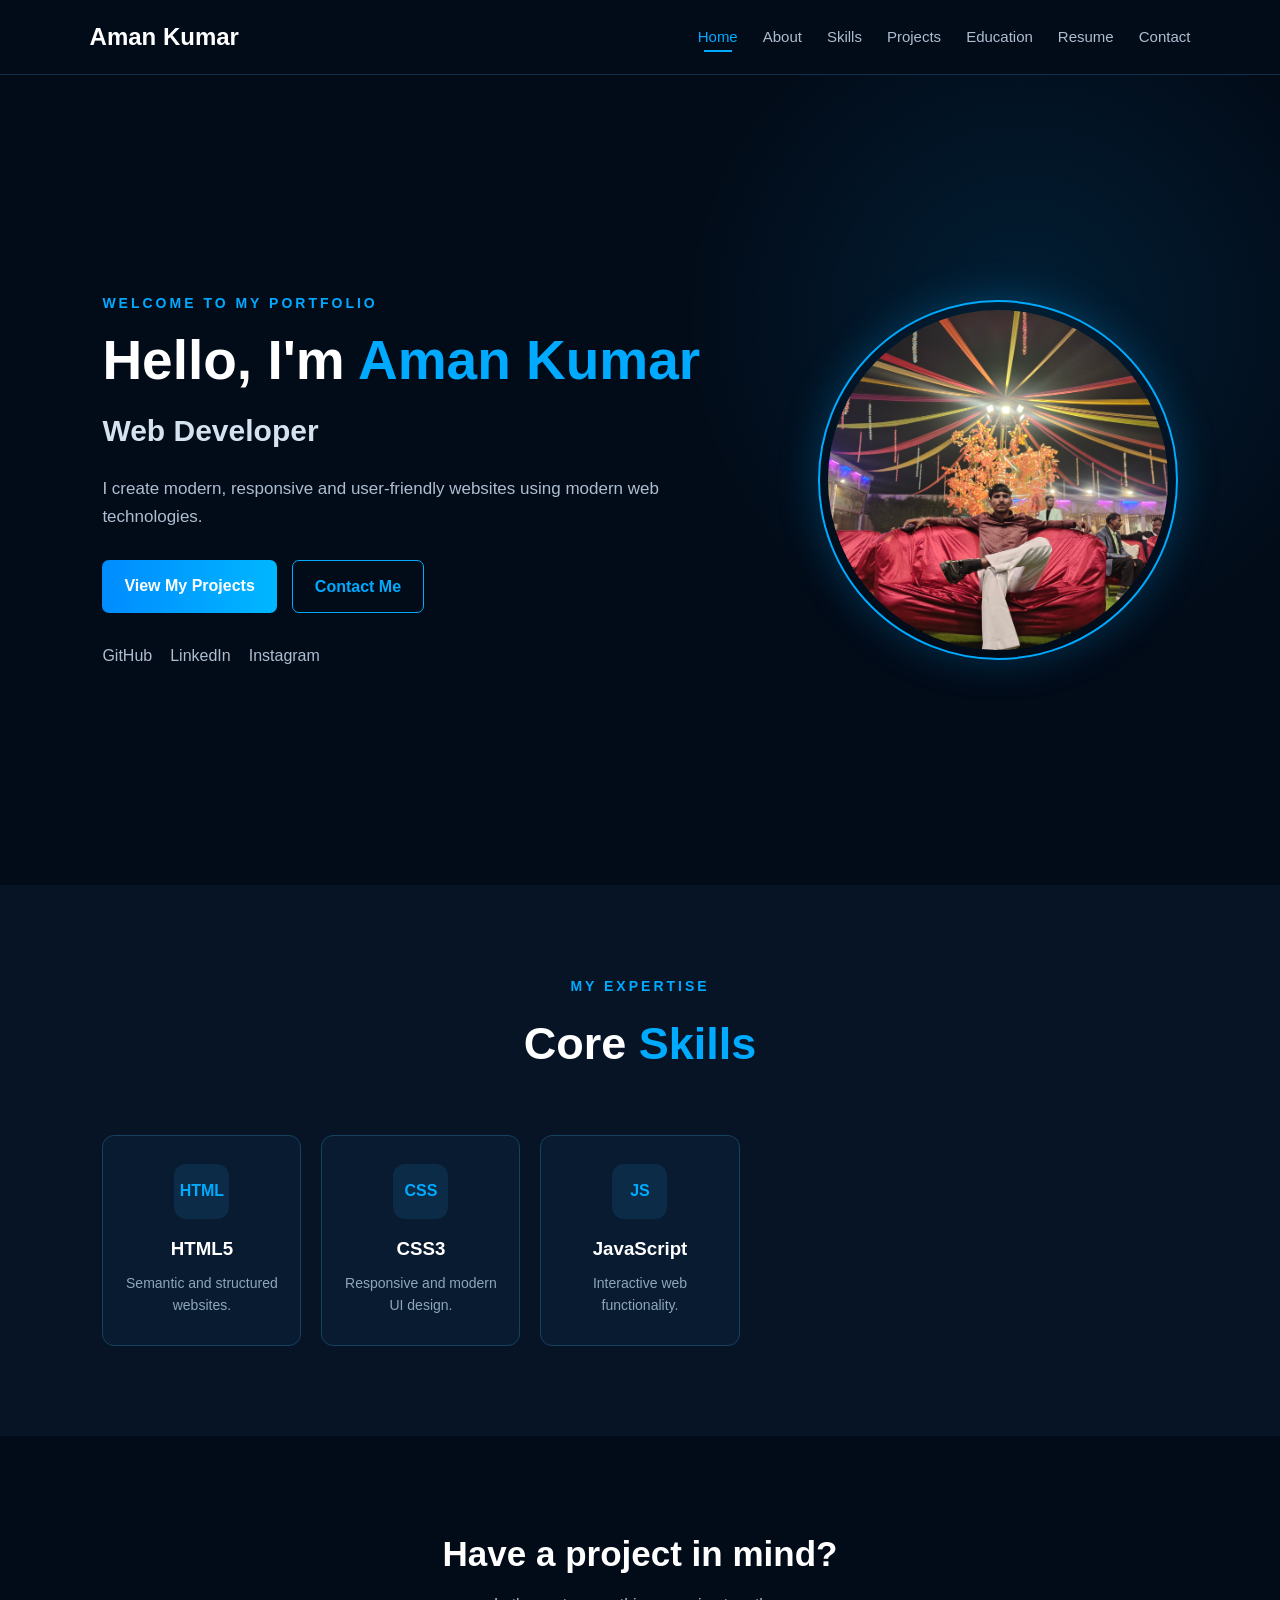
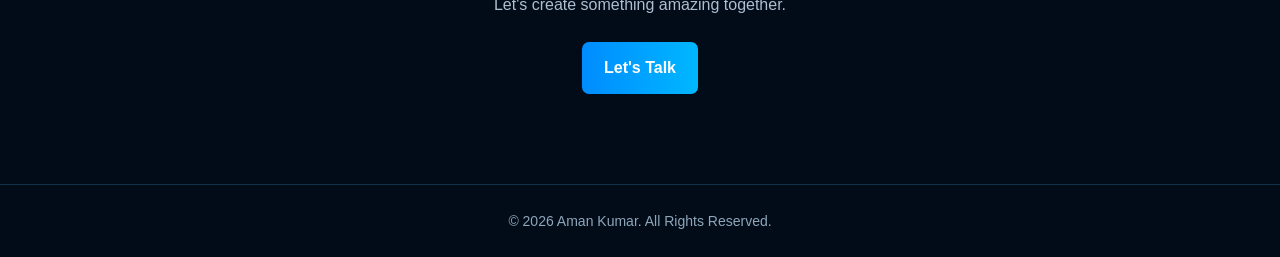
<file: index.html>
<!doctype html>
<html lang="en">
  <head>
    <meta charset="UTF-8" />
    <meta name="viewport" content="width=device-width, initial-scale=1.0" />

    <title>Aman Kumar | Web Developer</title>

    <link rel="icon" type="image/png" href="images/favicon.png" />
    <link rel="stylesheet" href="css/style.css" />
  </head>

  <body>
    <header class="navbar">
      <div class="logo">Aman Kumar</div>

      <nav>
        <ul class="nav-links">
          <li><a href="index.html">Home</a></li>
          <li><a href="about.html">About</a></li>
          <li><a href="skills.html">Skills</a></li>
          <li><a href="projects.html">Projects</a></li>
          <li><a href="education.html">Education</a></li>
          <li><a href="resume.html">Resume</a></li>
          <li><a href="contact.html">Contact</a></li>
        </ul>
      </nav>

      <button id="menu-btn">☰</button>
    </header>

    <main>
      <section class="hero">
        <div class="hero-content">
          <p class="small-title">WELCOME TO MY PORTFOLIO</p>

          <h1>Hello, I'm <span>Aman Kumar</span></h1>

          <h2>Web Developer</h2>

          <p class="hero-text">
            I create modern, responsive and user-friendly websites using modern
            web technologies.
          </p>

          <div class="hero-buttons">
            <a href="projects.html" class="hero-btn"> View My Projects </a>

            <a href="contact.html" class="hero-btn outline-btn"> Contact Me </a>
          </div>

          <div class="social-links">
            <a href="https://github.com/Aman-source123" target="_blank">
              GitHub
            </a>

            <a
              href="https://www.linkedin.com/in/aman-kumar-9aa649331?utm_source=share_via&utm_content=profile&utm_medium=member_android"
              target="_blank"
            >
              LinkedIn
            </a>

            <a
              href="https://www.instagram.com/up83_amanbaghel/"
              target="_blank"
            >
              Instagram
            </a>
          </div>
        </div>

        <div class="profile-wrapper">
          <div class="profile-circle">
            <img src="image/profile.jpg" alt="Profile Photo" />
          </div>
        </div>
      </section>

      <section class="home-skills">
        <div class="section-heading">
          <p>MY EXPERTISE</p>

          <h2>Core <span>Skills</span></h2>
        </div>

        <div class="skills-preview">
          <div class="skill-card">
            <div class="skill-icon">HTML</div>
            <h3>HTML5</h3>
            <p>Semantic and structured websites.</p>
          </div>

          <div class="skill-card">
            <div class="skill-icon">CSS</div>
            <h3>CSS3</h3>
            <p>Responsive and modern UI design.</p>
          </div>

          <div class="skill-card">
            <div class="skill-icon">JS</div>
            <h3>JavaScript</h3>
            <p>Interactive web functionality.</p>
          </div>
<!-- 
          <div class="skill-card">
            <div class="skill-icon">R</div>
            <h3>React.js</h3>
            <p>Modern component-based interfaces.</p>
          </div>

          <div class="skill-card">
            <div class="skill-icon">SQL</div>
            <h3>SQL</h3>
            <p>Database and data management.</p>
          </div> -->
        </div>
      </section>

      <section class="home-cta">
        <h2>Have a project in mind?</h2>

        <p>Let's create something amazing together.</p>

        <a href="contact.html" class="hero-btn"> Let's Talk </a>
      </section>
    </main>

    <footer class="footer">
      <p>© 2026 Aman Kumar. All Rights Reserved.</p>
    </footer>

    <script src="js/script.js"></script>
  </body>
</html>
</file>
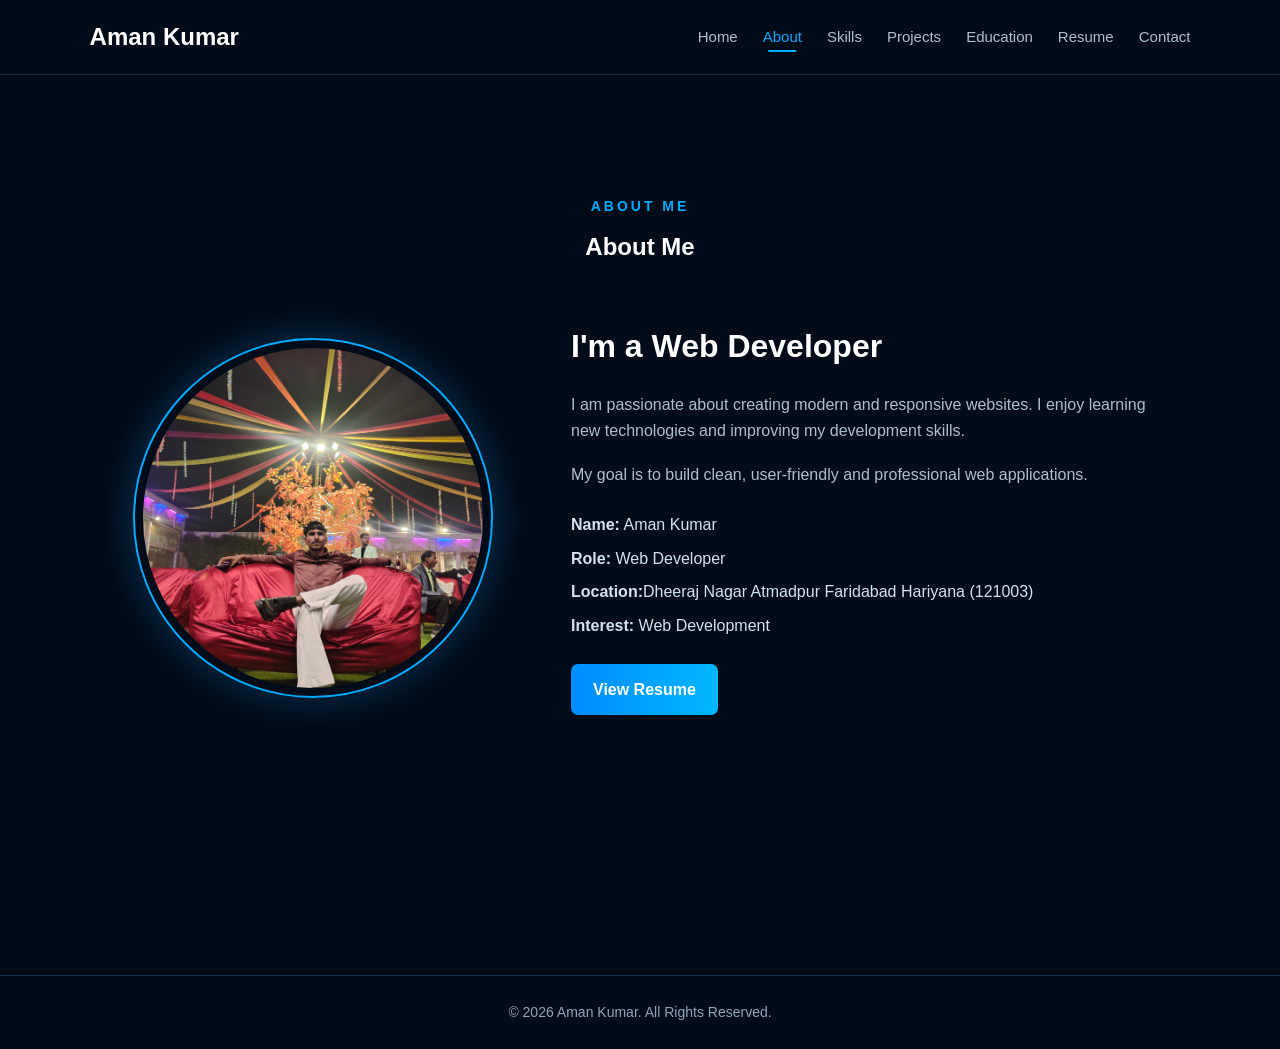
<file: about.html>
<!DOCTYPE html>
<html lang="en">
<head>

    <meta charset="UTF-8">

    <meta name="viewport"
          content="width=device-width, initial-scale=1.0">

    <title>About | Aman Kumar</title>

    <link rel="icon"
          type="image/png"
          href="images/favicon.png">

    <link rel="stylesheet"
          href="css/style.css">

</head>

<body>

<header class="navbar">

    <div class="logo">Aman Kumar</div>

    <nav>
        <ul class="nav-links">

            <li><a href="index.html">Home</a></li>
            <li><a href="about.html">About</a></li>
            <li><a href="skills.html">Skills</a></li>
            <li><a href="projects.html">Projects</a></li>
            <li><a href="education.html">Education</a></li>
            <li><a href="resume.html">Resume</a></li>
            <li><a href="contact.html">Contact</a></li>

        </ul>
    </nav>

    <button id="menu-btn">☰</button>

</header>


<section class="about-section">

    <div class="section-heading">

        <p>ABOUT ME</p>

        <h1>About <span>Me</span></h1>

    </div>


    <div class="about-container">

        <div class="about-image">

            <div class="profile-circle">

                <img src="image/profile.jpg"
                     alt="Profile Photo">

            </div>

        </div>


        <div class="about-content">

            <h2>I'm a Web Developer</h2>

            <p>
                I am passionate about creating modern and responsive
                websites. I enjoy learning new technologies and
                improving my development skills.
            </p>

            <p>
                My goal is to build clean, user-friendly and
                professional web applications.
            </p>

            <div class="about-details">

                <p><strong>Name:</strong> Aman Kumar</p>

                <p><strong>Role:</strong> Web Developer</p>

                <p><strong>Location:</strong>Dheeraj Nagar Atmadpur Faridabad Hariyana (121003)</p>

                <p><strong>Interest:</strong> Web Development</p>

            </div>

            <a href="resume.html"
               class="hero-btn">
                View Resume
            </a>

        </div>

    </div>

</section>


<footer class="footer">

    <p>© 2026 Aman Kumar. All Rights Reserved.</p>

</footer>


<script src="js/script.js"></script>

</body>
</html>
</file>
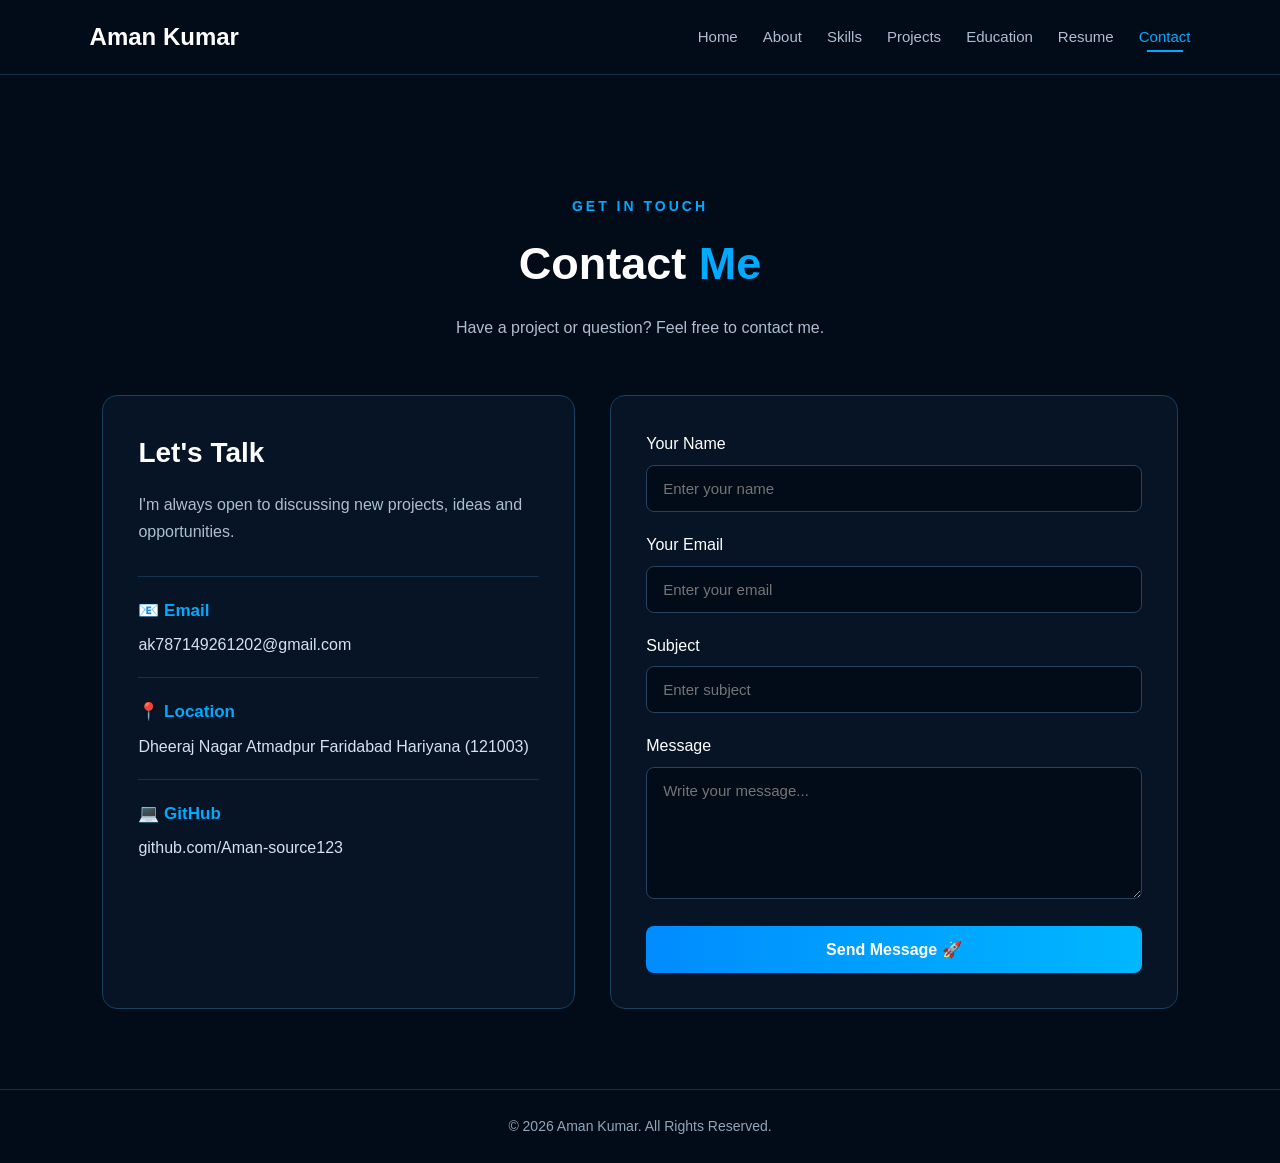
<file: contact.html>
<!DOCTYPE html>
<html lang="en">
<head>

    <meta charset="UTF-8">

    <meta name="viewport"
          content="width=device-width, initial-scale=1.0">

    <title>Contact | Aman Kumar</title>

    <link rel="icon"
          type="image/png"
          href="images/favicon.png">

    <link rel="stylesheet"
          href="css/style.css">

</head>

<body>

<header class="navbar">

    <div class="logo">Aman Kumar</div>

    <nav>
        <ul class="nav-links">

            <li><a href="index.html">Home</a></li>
            <li><a href="about.html">About</a></li>
            <li><a href="skills.html">Skills</a></li>
            <li><a href="projects.html">Projects</a></li>
            <li><a href="education.html">Education</a></li>
            <li><a href="resume.html">Resume</a></li>
            <li><a href="contact.html">Contact</a></li>

        </ul>
    </nav>

    <button id="menu-btn">☰</button>

</header>


<section class="contact-section">

    <div class="contact-heading">

        <p>GET IN TOUCH</p>

        <h1>Contact <span>Me</span></h1>

        <p>
            Have a project or question? Feel free to contact me.
        </p>

    </div>


    <div class="contact-container">


        <div class="contact-info">

            <h2>Let's Talk</h2>

            <p>
                I'm always open to discussing new projects,
                ideas and opportunities.
            </p>


            <div class="contact-item">

                <h3>📧 Email</h3>

                <p>
                    ak787149261202@gmail.com
                </p>

            </div>


            <div class="contact-item">

                <h3>📍 Location</h3>

                <p>Dheeraj Nagar Atmadpur Faridabad Hariyana (121003)</p>

            </div>


            <div class="contact-item">

                <h3>💻 GitHub</h3>

                <p>
                    github.com/Aman-source123
                </p>

            </div>

        </div>


        <form class="contact-form"
              id="contact-form">


            <div class="form-group">

                <label for="name">
                    Your Name
                </label>

                <input
                    type="text"
                    id="name"
                    placeholder="Enter your name"
                    required
                >

            </div>


            <div class="form-group">

                <label for="email">
                    Your Email
                </label>

                <input
                    type="email"
                    id="email"
                    placeholder="Enter your email"
                    required
                >

            </div>


            <div class="form-group">

                <label for="subject">
                    Subject
                </label>

                <input
                    type="text"
                    id="subject"
                    placeholder="Enter subject"
                    required
                >

            </div>


            <div class="form-group">

                <label for="message">
                    Message
                </label>

                <textarea
                    id="message"
                    rows="6"
                    placeholder="Write your message..."
                    required
                ></textarea>

            </div>


            <button type="submit"
                    class="contact-btn">

                Send Message 🚀

            </button>

        </form>

    </div>

</section>


<footer class="footer">

    <p>© 2026 Aman Kumar. All Rights Reserved.</p>

</footer>


<script src="js/script.js"></script>

</body>
</html>
</file>
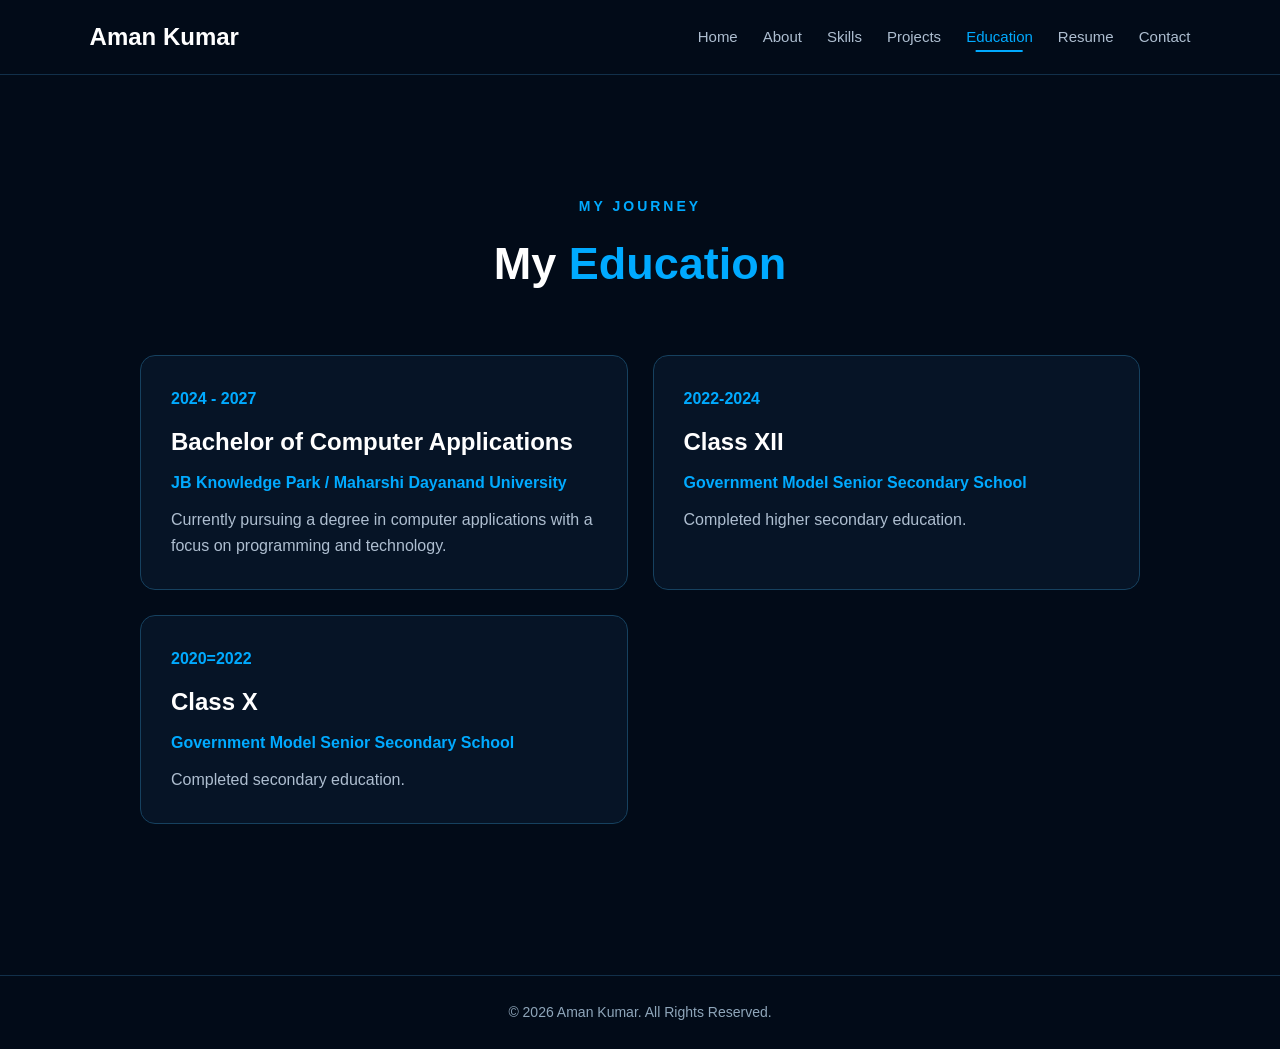
<file: education.html>
<!DOCTYPE html>
<html lang="en">
<head>

    <meta charset="UTF-8">

    <meta name="viewport"
          content="width=device-width, initial-scale=1.0">

    <title>Education | Aman Kumar</title>

    <link rel="icon"
          type="image/png"
          href="images/favicon.png">

    <link rel="stylesheet"
          href="css/style.css">

</head>

<body>

<header class="navbar">

    <div class="logo">Aman Kumar</div>

    <nav>
        <ul class="nav-links">

            <li><a href="index.html">Home</a></li>
            <li><a href="about.html">About</a></li>
            <li><a href="skills.html">Skills</a></li>
            <li><a href="projects.html">Projects</a></li>
            <li><a href="education.html">Education</a></li>
            <li><a href="resume.html">Resume</a></li>
            <li><a href="contact.html">Contact</a></li>

        </ul>
    </nav>

    <button id="menu-btn">☰</button>

</header>


<section class="education-section">

    <div class="education-heading">

        <p>MY JOURNEY</p>

        <h1>My <span>Education</span></h1>

    </div>


    <div class="education-container">


        <div class="education-card">

            <div class="education-year">
                2024 - 2027
            </div>

            <h2>Bachelor of Computer Applications</h2>

            <h3>JB Knowledge Park / Maharshi Dayanand University </h3>

            <p>
                Currently pursuing a degree in computer applications
                with a focus on programming and technology.
            </p>

        </div>


        <div class="education-card">

            <div class="education-year">
                2022-2024
            </div>

            <h2>Class XII</h2>

            <h3>Government Model Senior Secondary School</h3>

            <p>
                Completed higher secondary education.
            </p>

        </div>


        <div class="education-card">

            <div class="education-year">
                2020=2022
            </div>

            <h2>Class X</h2>

            <h3>Government Model Senior Secondary School</h3>

            <p>
                Completed secondary education.
            </p>

        </div>


    </div>

</section>


<footer class="footer">

    <p>© 2026 Aman Kumar. All Rights Reserved.</p>

</footer>


<script src="js/script.js"></script>

</body>
</html>
</file>
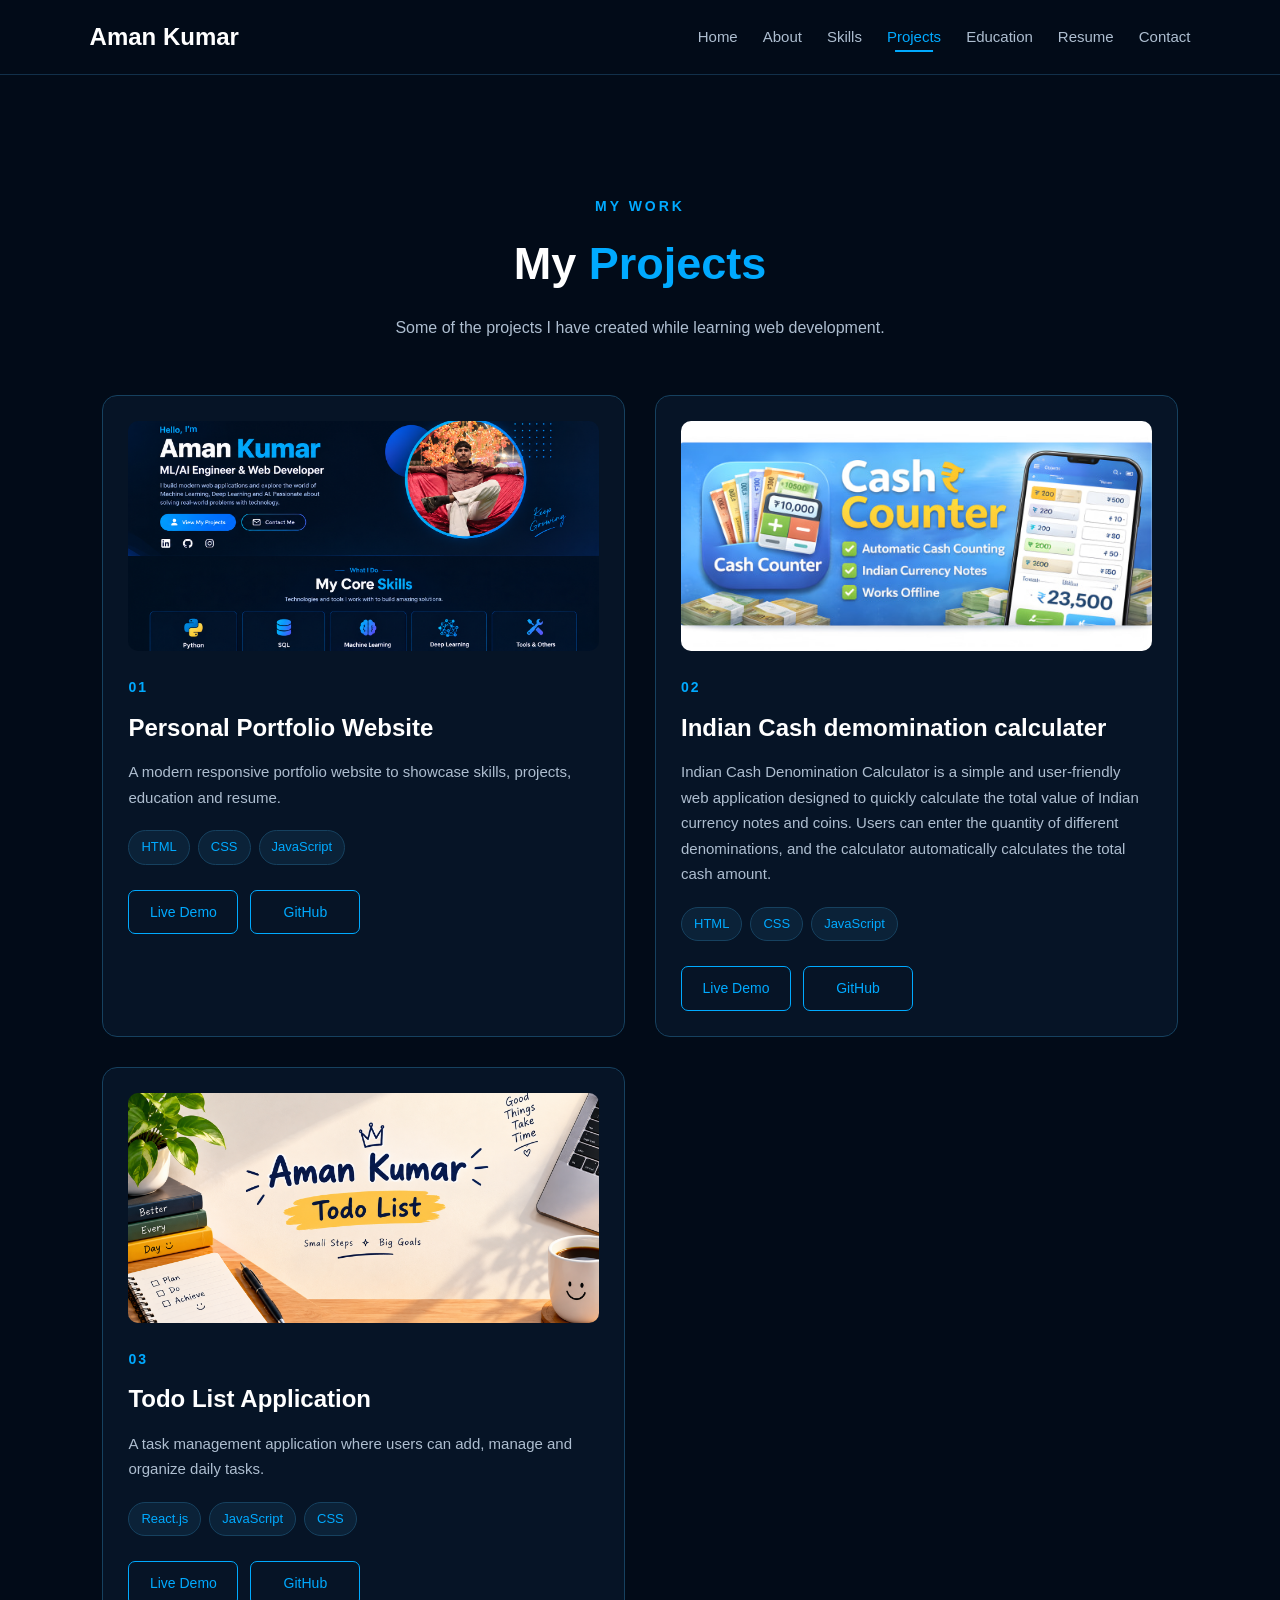
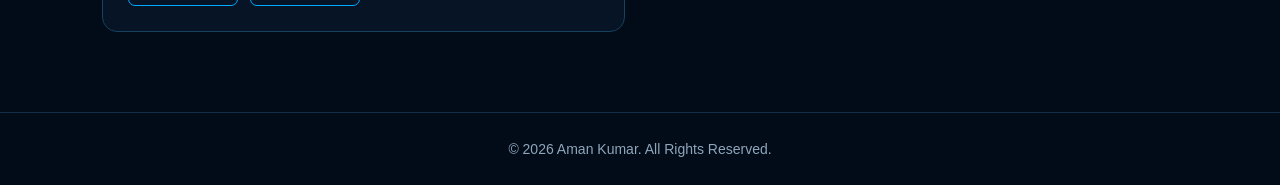
<file: projects.html>
<!DOCTYPE html>
<html lang="en">
<head>

    <meta charset="UTF-8">

    <meta name="viewport"
          content="width=device-width, initial-scale=1.0">

    <title>Projects | Aman Kumar</title>

    <link rel="icon"
          type="image/png"
          href="images/favicon.png">

    <link rel="stylesheet"
          href="css/style.css">

</head>

<body>

<header class="navbar">

    <div class="logo">Aman Kumar</div>

    <nav>
        <ul class="nav-links">

            <li><a href="index.html">Home</a></li>
            <li><a href="about.html">About</a></li>
            <li><a href="skills.html">Skills</a></li>
            <li><a href="projects.html">Projects</a></li>
            <li><a href="education.html">Education</a></li>
            <li><a href="resume.html">Resume</a></li>
            <li><a href="contact.html">Contact</a></li>

        </ul>
    </nav>

    <button id="menu-btn">☰</button>

</header>


<section class="projects-section">

    <div class="projects-heading">

        <p>MY WORK</p>

        <h1>My <span>Projects</span></h1>

        <p>
            Some of the projects I have created while learning
            web development.
        </p>

    </div>


    <div class="projects-container">


        <!-- PROJECT 1 -->

        <div class="project-card">

            <div class="project-image">

                <img src="image/portfolio.jpg"
                     alt="Portfolio Website">

            </div>

            <div class="project-number">01</div>

            <h2>Personal Portfolio Website</h2>

            <p>
                A modern responsive portfolio website to showcase
                skills, projects, education and resume.
            </p>

            <div class="project-tech">

                <span>HTML</span>
                <span>CSS</span>
                <span>JavaScript</span>

            </div>

            <div class="project-buttons">

                <a href="index.html"
                   class="project-btn">
                    Live Demo
                </a>

                <a href="https://github.com/Aman-source123"
                   class="project-btn"
                   target="_blank">
                    GitHub
                </a>

            </div>

        </div> 


         <!-- PROJECT 2 -->

      <div class="project-card">

            <div class="project-image">

                <img src="image/Preview.png"
                     alt="cash counter website">

            </div>

            <div class="project-number">02</div>

            <h2>Indian Cash demomination calculater</h2>

            <p>
               Indian Cash Denomination Calculator is a simple and user-friendly web application designed
                to quickly calculate the total value of Indian currency notes and coins.
                Users can enter the quantity of different denominations, and the calculator 
                automatically calculates the total cash amount.
            </p>

            <div class="project-tech">

                <span>HTML</span>
                <span>CSS</span>
                <span>JavaScript</span>

            </div>

            <div class="project-buttons">

                <a href="https://aman-source123.github.io/cash-counter/"
                   class="project-btn">
                    Live Demo
                </a>

                <a href="https://github.com/Aman-source123"
                   class="project-btn"
                   target="_blank">
                    GitHub
                </a>

            </div> 

        </div>


        <!-- PROJECT 3 -->

        <div class="project-card">

            <div class="project-image">

                <img src="image/todo.png"
                     alt="Todo List">

            </div>

            <div class="project-number">03</div>

            <h2>Todo List Application</h2>

            <p>
                A task management application where users can
                add, manage and organize daily tasks.
            </p>

            <div class="project-tech">

                <span>React.js</span>
                <span>JavaScript</span>
                <span>CSS</span>

            </div>

            <div class="project-buttons">

                <a href="https://aman-source123.github.io/todo-lists/"
                   class="project-btn">
                    Live Demo
                </a>

                <a href="https://github.com/Aman-source123"
                   class="project-btn"
                   target="_blank">
                    GitHub
                </a>

            </div>

        </div>


        <!-- PROJECT 4 -->

     <!--   <div class="project-card">

            <div class="project-image">

                <img src="images/restaurant.jpg"
                     alt="Restaurant Website">

            </div>

            <div class="project-number">04</div>

            <h2>Restaurant Website</h2>

            <p>
                A responsive restaurant website with food sections,
                menu cards and modern user interface.
            </p>

            <div class="project-tech">

                <span>HTML</span>
                <span>CSS</span>
                <span>JavaScript</span>

            </div>

            <div class="project-buttons">

                <a href="#"
                   class="project-btn">
                    Live Demo
                </a>

                <a href="https://github.com/Amam-source123"
                   class="project-btn"
                   target="_blank">
                    GitHub
                </a>

            </div> -->

        </div>


    </div>

</section>


<footer class="footer">

    <p>© 2026 Aman Kumar. All Rights Reserved.</p>

</footer>


<script src="js/script.js"></script>

</body>
</html>
</file>
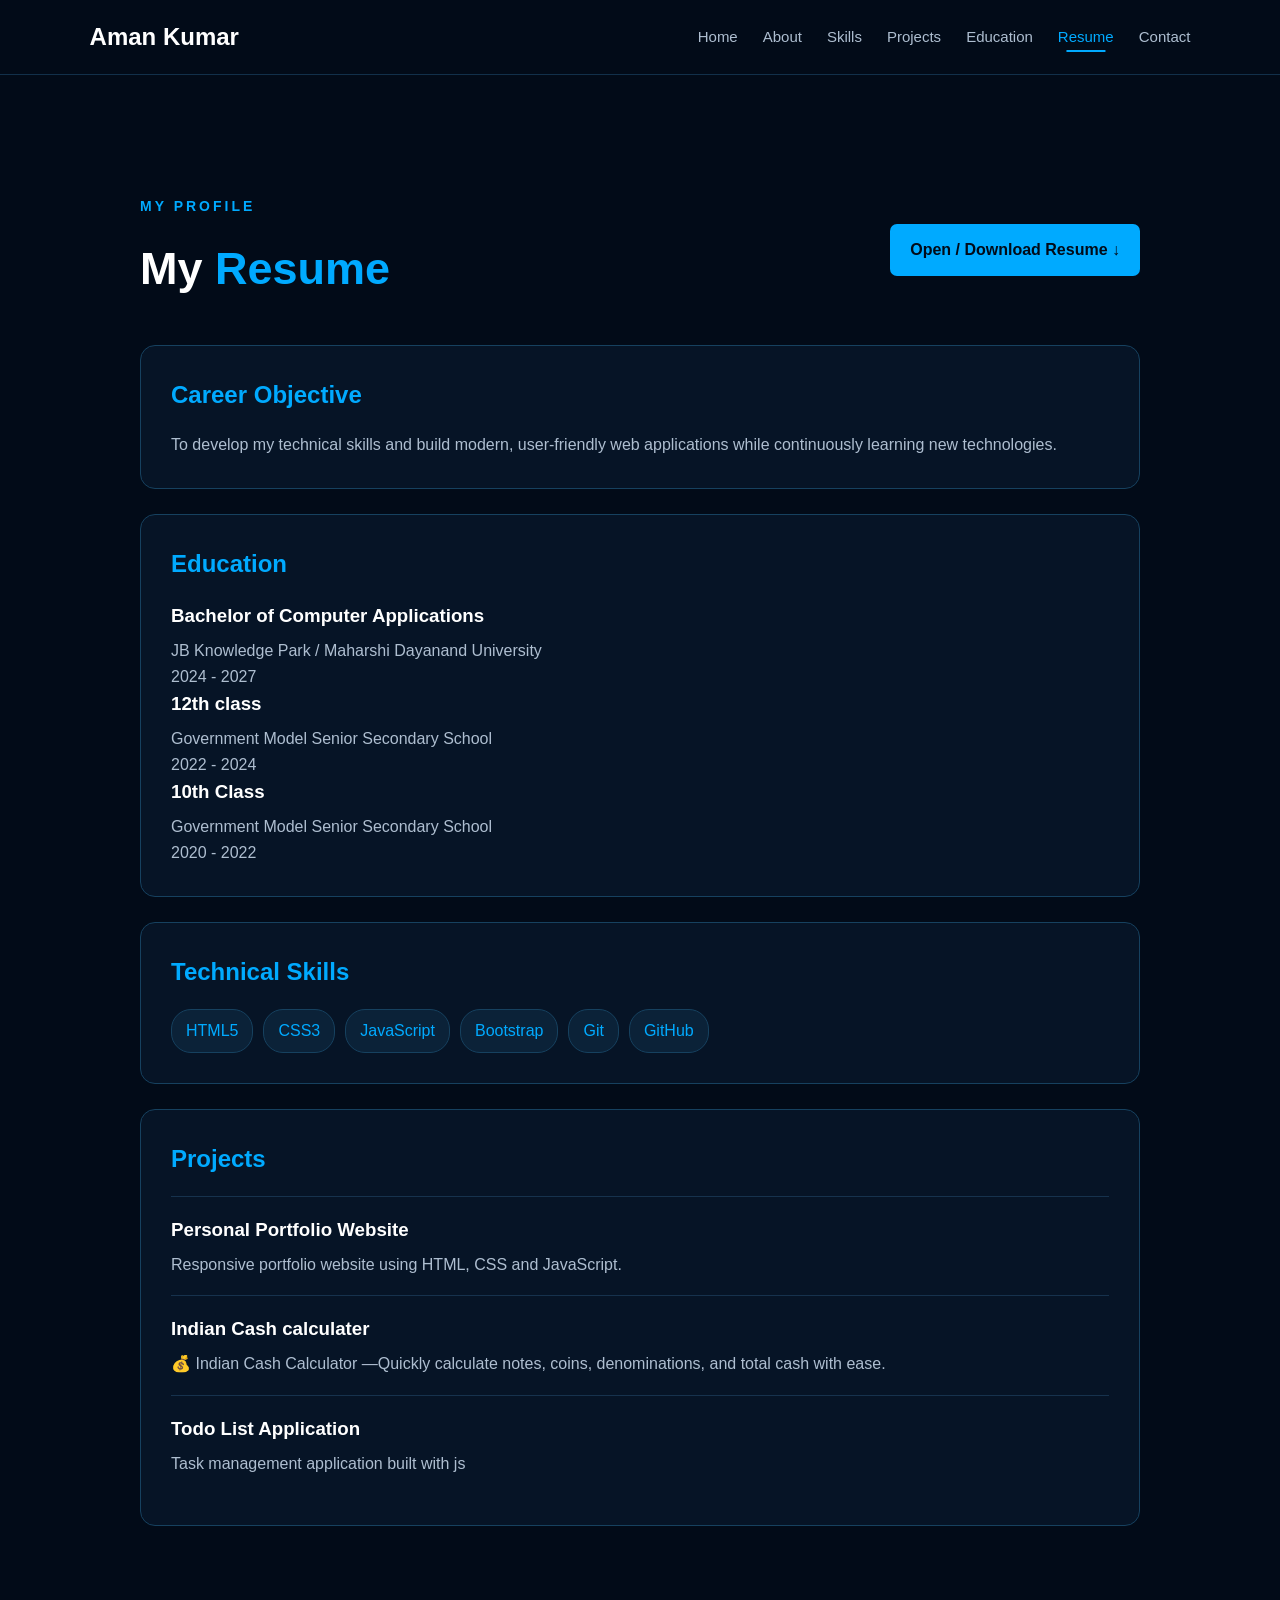
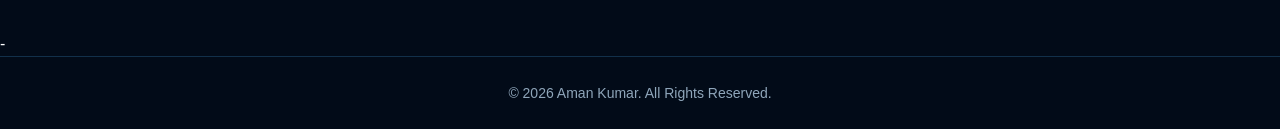
<file: resume.html>
<!doctype html>
<html lang="en">
  <head>
    <meta charset="UTF-8" />

    <meta name="viewport" content="width=device-width, initial-scale=1.0" />

    <title>Resume | Aman Kumar</title>

    <link rel="icon" type="image/png" href="images/favicon.png" />

    <link rel="stylesheet" href="css/style.css" />
  </head>

  <body>
    <header class="navbar">
      <div class="logo">Aman Kumar</div>

      <nav>
        <ul class="nav-links">
          <li><a href="index.html">Home</a></li>
          <li><a href="about.html">About</a></li>
          <li><a href="skills.html">Skills</a></li>
          <li><a href="projects.html">Projects</a></li>
          <li><a href="education.html">Education</a></li>
          <li><a href="resume.html">Resume</a></li>
          <li><a href="contact.html">Contact</a></li>
        </ul>
      </nav>

      <button id="menu-btn">☰</button>
    </header>

    <section class="resume-section">
      <div class="resume-top">
        <div>
          <p class="small-title">MY PROFILE</p>

          <h1>My <span>Resume</span></h1>
        </div>
        <a href="resume.pdf" target="_blank" class="resume-btn">
          Open / Download Resume ↓
        </a>
      </div>

      <div class="resume-block">
        <h2>Career Objective</h2>

        <p>
          To develop my technical skills and build modern, user-friendly web
          applications while continuously learning new technologies.
        </p>
      </div>

      <div class="resume-block">
        <h2>Education</h2>

        <div class="resume-education">
          <h3>Bachelor of Computer Applications</h3>

          <p>JB Knowledge Park / Maharshi Dayanand University</p>

          <p>2024 - 2027</p>
        </div>

        <div class="resume-education">
          <h3>12th class</h3>

          <p>Government Model Senior Secondary School</p>

          <p>2022 - 2024</p>
        </div>

        <div class="resume-education">
          <h3>10th Class</h3>

          <p>Government Model Senior Secondary School</p>

          <p>2020 - 2022</p>
        </div>
      </div>

      <div class="resume-block">
        <h2>Technical Skills</h2>

        <div class="resume-skills">
          <span>HTML5</span>
          <span>CSS3</span>
          <span>JavaScript</span>
          <!-- <span>React.js</span> -->
          <span>Bootstrap</span>
          <!-- <span>Node.js</span> -->
          <!-- <span>Express.js</span> -->
          <!-- <span>SQL</span> -->
          <span>Git</span>
          <span>GitHub</span>
        </div>
      </div>

      <div class="resume-block">
        <h2>Projects</h2>

        <div class="resume-project">
          <h3>Personal Portfolio Website</h3>

          <p>Responsive portfolio website using HTML, CSS and JavaScript.</p>
        </div>

        <div class="resume-project">
          <h3>Indian Cash calculater</h3>

          <p>
            💰 Indian Cash Calculator —Quickly calculate notes, coins, denominations, and total cash with ease.
          </p>
        </div>

        <div class="resume-project">
          <h3>Todo List Application</h3>

          <p>Task management application built with js</p>
        </div>
      </div>
    </section> -

    <footer class="footer">
      <p>© 2026 Aman Kumar. All Rights Reserved.</p>
    </footer>

    <script src="js/script.js"></script>
  </body>
</html>
</file>
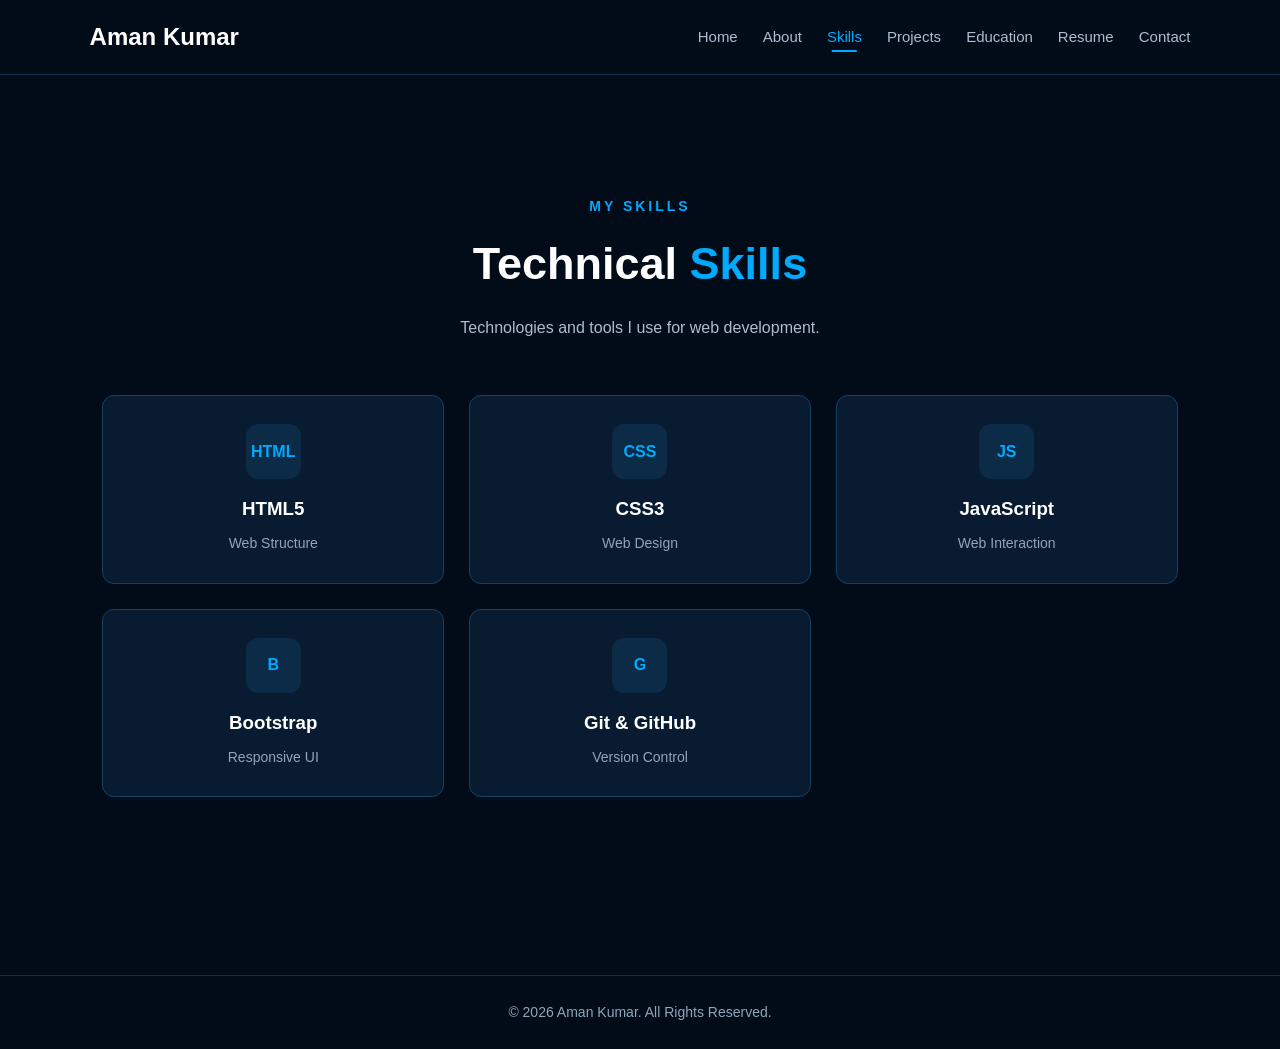
<file: skills.html>
<!DOCTYPE html>
<html lang="en">
<head>

    <meta charset="UTF-8">

    <meta name="viewport"
          content="width=device-width, initial-scale=1.0">

    <title>Skills | Aman Kumar</title>

    <link rel="icon"
          type="image/png"
          href="images/favicon.png">

    <link rel="stylesheet"
          href="css/style.css">

</head>

<body>

<header class="navbar">

    <div class="logo">Aman Kumar</div>

    <nav>
        <ul class="nav-links">

            <li><a href="index.html">Home</a></li>
            <li><a href="about.html">About</a></li>
            <li><a href="skills.html">Skills</a></li>
            <li><a href="projects.html">Projects</a></li>
            <li><a href="education.html">Education</a></li>
            <li><a href="resume.html">Resume</a></li>
            <li><a href="contact.html">Contact</a></li>

        </ul>
    </nav>

    <button id="menu-btn">☰</button>

</header>


<section class="skills-section">

    <div class="skills-heading">

        <p>MY SKILLS</p>

        <h1>Technical <span>Skills</span></h1>

        <p>
            Technologies and tools I use for web development.
        </p>

    </div>


    <div class="skills-container">

        <div class="skill-card">
            <div class="skill-icon">HTML</div>
            <h3>HTML5</h3>
            <p>Web Structure</p>
        </div>

        <div class="skill-card">
            <div class="skill-icon">CSS</div>
            <h3>CSS3</h3>
            <p>Web Design</p>
        </div>

        <div class="skill-card">
            <div class="skill-icon">JS</div>
            <h3>JavaScript</h3>
            <p>Web Interaction</p>
        </div> 

     <!--    <div class="skill-card">
            <div class="skill-icon">R</div>
            <h3>React.js</h3>
            <p>Frontend Development</p>
        </div> -->

        <div class="skill-card">
            <div class="skill-icon">B</div>
            <h3>Bootstrap</h3>
            <p>Responsive UI</p>
        </div>

        <!-- <div class="skill-card">
            <div class="skill-icon">N</div>
            <h3>Node.js</h3>
            <p>Backend Development</p>
        </div>

        <div class="skill-card">
            <div class="skill-icon">E</div>
            <h3>Express.js</h3>
            <p>Server Development</p>
        </div>

        <div class="skill-card">
            <div class="skill-icon">SQL</div>
            <h3>SQL</h3>
            <p>Database</p>
        </div> -->

        <div class="skill-card">
            <div class="skill-icon">G</div>
            <h3>Git & GitHub</h3>
            <p>Version Control</p>
        </div>

    </div>

</section>


<footer class="footer">

    <p>© 2026 Aman Kumar. All Rights Reserved.</p>

</footer>


<script src="js/script.js"></script>

</body>
</html>
</file>
<file: css/style.css>
/* =====================================
   RESET
===================================== */

* {
    margin: 0;
    padding: 0;
    box-sizing: border-box;
}

html {
    scroll-behavior: smooth;
}

body {
    font-family: Arial, Helvetica, sans-serif;
    background: #020b18;
    color: #ffffff;
    line-height: 1.6;
}

a {
    text-decoration: none;
}

img {
    max-width: 100%;
}


/* =====================================
   NAVBAR
===================================== */

.navbar {
    width: 100%;
    min-height: 75px;

    padding: 18px 7%;

    display: flex;
    align-items: center;
    justify-content: space-between;

    background: #020b18;

    border-bottom: 1px solid #12304a;

    position: sticky;
    top: 0;

    z-index: 1000;
}

.logo {
    color: #ffffff;

    font-size: 24px;

    font-weight: 700;
}

.nav-links {
    list-style: none;

    display: flex;

    align-items: center;

    gap: 25px;
}

.nav-links a {
    color: #aebed0;

    font-size: 15px;

    position: relative;

    transition: 0.3s;
}

.nav-links a:hover,
.nav-links a.active {
    color: #00aaff;
}

.nav-links a::after {
    content: "";

    position: absolute;

    left: 50%;
    bottom: -7px;

    width: 0;
    height: 2px;

    background: #00aaff;

    transform: translateX(-50%);

    transition: 0.3s;
}

.nav-links a:hover::after,
.nav-links a.active::after {
    width: 70%;
}

#menu-btn {
    display: none;

    border: none;

    background: transparent;

    color: #ffffff;

    font-size: 28px;

    cursor: pointer;
}


/* =====================================
   HERO
===================================== */

.hero {
    min-height: 90vh;

    padding: 80px 8%;

    display: flex;

    align-items: center;

    justify-content: space-between;

    gap: 50px;

    background:
        radial-gradient(
            circle at 80% 30%,
            rgba(0, 170, 255, 0.12),
            transparent 30%
        );
}

.hero-content {
    max-width: 650px;
}

.small-title {
    color: #00aaff;

    font-size: 14px;

    font-weight: 600;

    letter-spacing: 3px;

    margin-bottom: 15px;
}

.hero-content h1 {
    font-size: 55px;

    line-height: 1.15;

    margin-bottom: 15px;
}

.hero-content h1 span {
    color: #00aaff;
}

.hero-content h2 {
    color: #d5e2ef;

    font-size: 30px;

    margin-bottom: 20px;
}

.hero-text {
    color: #aebed0;

    max-width: 600px;

    font-size: 17px;

    margin-bottom: 30px;
}

.hero-buttons {
    display: flex;

    gap: 15px;

    flex-wrap: wrap;
}

.hero-btn {
    display: inline-block;

    padding: 13px 22px;

    background: linear-gradient(
        90deg,
        #008cff,
        #00b7ff
    );

    color: #ffffff;

    border-radius: 7px;

    font-weight: 600;

    transition: 0.3s;
}

.hero-btn:hover {
    transform: translateY(-3px);

    box-shadow:
        0 8px 25px
        rgba(0, 170, 255, 0.3);
}

.outline-btn {
    background: transparent;

    border: 1px solid #00aaff;

    color: #00aaff;
}

.outline-btn:hover {
    background: #00aaff;

    color: #020b18;
}

.social-links {
    display: flex;

    gap: 18px;

    margin-top: 30px;
}

.social-links a {
    color: #aebed0;

    transition: 0.3s;
}

.social-links a:hover {
    color: #00aaff;
}


/* =====================================
   PROFILE IMAGE
===================================== */

.profile-wrapper {
    display: flex;

    justify-content: center;

    align-items: center;
}

.profile-circle {
    width: 360px;
    height: 360px;

    border-radius: 50%;

    padding: 8px;

    border: 2px solid #00aaff;

    box-shadow:
        0 0 40px
        rgba(0, 170, 255, 0.25);

    overflow: hidden;
}

.profile-circle img {
    width: 100%;
    height: 100%;

    object-fit: cover;

    border-radius: 50%;

    display: block;
}


/* =====================================
   SECTION HEADINGS
===================================== */

.section-heading,
.skills-heading,
.projects-heading,
.education-heading,
.contact-heading {
    text-align: center;

    max-width: 750px;

    margin: 0 auto 55px;
}

.section-heading p,
.skills-heading > p:first-child,
.projects-heading > p:first-child,
.education-heading > p:first-child,
.contact-heading > p:first-child {
    color: #00aaff;

    font-size: 14px;

    font-weight: 600;

    letter-spacing: 3px;

    margin-bottom: 10px;
}

.section-heading h2,
.skills-heading h1,
.projects-heading h1,
.education-heading h1,
.contact-heading h1 {
    font-size: 45px;

    color: #ffffff;

    margin-bottom: 15px;
}

.section-heading h2 span,
.skills-heading h1 span,
.projects-heading h1 span,
.education-heading h1 span,
.contact-heading h1 span {
    color: #00aaff;
}

.section-heading p:last-child,
.skills-heading p:last-child,
.projects-heading p:last-child,
.education-heading p:last-child,
.contact-heading p:last-child {
    color: #aebed0;
}


/* =====================================
   HOME SKILLS
===================================== */

.home-skills {
    padding: 90px 8%;

    background: #061426;
}

.skills-preview {
    max-width: 1150px;

    margin: auto;

    display: grid;

    grid-template-columns:
        repeat(5, 1fr);

    gap: 20px;
}

.skill-card {
    background: #081b30;

    border: 1px solid #16415f;

    border-radius: 12px;

    padding: 28px 20px;

    text-align: center;

    transition: 0.35s;
}

.skill-card:hover {
    transform: translateY(-7px);

    border-color: #00aaff;

    box-shadow:
        0 10px 30px
        rgba(0, 170, 255, 0.12);
}

.skill-icon {
    width: 55px;
    height: 55px;

    margin: 0 auto 15px;

    display: flex;

    align-items: center;
    justify-content: center;

    border-radius: 12px;

    background: #0b2b46;

    color: #00aaff;

    font-weight: 700;
}

.skill-card h3 {
    color: #ffffff;

    margin-bottom: 8px;
}

.skill-card p {
    color: #8fa6ba;

    font-size: 14px;
}


/* =====================================
   HOME CTA
===================================== */

.home-cta {
    text-align: center;

    padding: 90px 8%;

    background: #020b18;
}

.home-cta h2 {
    font-size: 35px;

    margin-bottom: 10px;
}

.home-cta p {
    color: #aebed0;

    margin-bottom: 25px;
}


/* =====================================
   ABOUT
===================================== */

.about-section {
    min-height: 100vh;

    padding: 120px 8% 80px;
}

.about-container {
    max-width: 1050px;

    margin: auto;

    display: grid;

    grid-template-columns:
        0.8fr 1.2fr;

    align-items: center;

    gap: 60px;
}

.about-image {
    display: flex;

    justify-content: center;
}

.about-content h2 {
    font-size: 32px;

    margin-bottom: 20px;
}

.about-content > p {
    color: #aebed0;

    margin-bottom: 18px;
}

.about-details {
    margin: 25px 0;
}

.about-details p {
    color: #d5e2ef;

    margin-bottom: 8px;
}


/* =====================================
   SKILLS PAGE
===================================== */

.skills-section {
    min-height: 100vh;

    padding: 120px 8% 80px;
}

.skills-container {
    max-width: 1100px;

    margin: auto;

    display: grid;

    grid-template-columns:
        repeat(3, 1fr);

    gap: 25px;
}


/* =====================================
   PROJECTS
===================================== */

.projects-section {
    min-height: 100vh;

    padding: 120px 8% 80px;
}

.projects-container {
    max-width: 1150px;

    margin: auto;

    display: grid;

    grid-template-columns:
        repeat(2, 1fr);

    gap: 30px;
}

.project-card {
    background: #061426;

    border: 1px solid #16415f;

    border-radius: 15px;

    padding: 25px;

    overflow: hidden;

    transition: 0.4s;
}

.project-card:hover {
    transform: translateY(-8px);

    border-color: #00aaff;

    box-shadow:
        0 10px 35px
        rgba(0, 170, 255, 0.15);
}

.project-image {
    width: 100%;
    height: 230px;

    margin-bottom: 25px;

    overflow: hidden;

    border-radius: 10px;

    background: #020b18;
}

.project-image img {
    width: 100%;
    height: 100%;

    object-fit: cover;

    display: block;

    transition: 0.5s;
}

.project-card:hover .project-image img {
    transform: scale(1.06);
}

.project-number {
    color: #00aaff;

    font-size: 14px;

    font-weight: bold;

    letter-spacing: 2px;

    margin-bottom: 10px;
}

.project-card h2 {
    color: #ffffff;

    font-size: 24px;

    margin-bottom: 12px;
}

.project-card > p {
    color: #aebed0;

    line-height: 1.7;

    font-size: 15px;

    margin-bottom: 20px;
}

.project-tech {
    display: flex;

    flex-wrap: wrap;

    gap: 8px;

    margin-bottom: 25px;
}

.project-tech span {
    background: #0b2238;

    color: #00aaff;

    border: 1px solid #16415f;

    padding: 6px 12px;

    border-radius: 20px;

    font-size: 13px;
}

.project-buttons {
    display: flex;

    gap: 12px;

    flex-wrap: wrap;
}

.project-btn {
    display: inline-block;

    min-width: 110px;

    text-align: center;

    padding: 10px 16px;

    border-radius: 7px;

    border: 1px solid #00aaff;

    color: #00aaff;

    font-size: 14px;

    transition: 0.3s;
}

.project-btn:hover {
    background: #00aaff;

    color: #020b18;

    transform: translateY(-2px);
}


/* =====================================
   EDUCATION
===================================== */

.education-section {
    min-height: 100vh;

    padding: 120px 8% 80px;
}

.education-container {
    max-width: 1000px;

    margin: auto;

    display: grid;

    grid-template-columns:
        repeat(2, 1fr);

    gap: 25px;
}

.education-card {
    background: #061426;

    border: 1px solid #16415f;

    border-radius: 15px;

    padding: 30px;

    transition: 0.35s;
}

.education-card:hover {
    transform: translateY(-6px);

    border-color: #00aaff;
}

.education-year {
    color: #00aaff;

    font-weight: bold;

    margin-bottom: 12px;
}

.education-card h2 {
    margin-bottom: 8px;
}

.education-card h3 {
    color: #00aaff;

    font-size: 16px;

    margin-bottom: 12px;
}

.education-card p {
    color: #aebed0;
}


/* =====================================
   RESUME
===================================== */

.resume-section {
    min-height: 100vh;

    padding: 120px 8% 80px;
}

.resume-top {
    max-width: 1000px;

    margin: 0 auto 40px;

    display: flex;

    align-items: center;

    justify-content: space-between;

    gap: 25px;
}

.resume-top h1 {
    font-size: 45px;
}

.resume-top h1 span {
    color: #00aaff;
}

.resume-btn {
    display: inline-block;

    padding: 13px 20px;

    background: #00aaff;

    color: #020b18;

    border-radius: 7px;

    font-weight: 700;

    transition: 0.3s;
}

.resume-btn:hover {
    transform: translateY(-3px);

    box-shadow:
        0 8px 25px
        rgba(0, 170, 255, 0.3);
}

.resume-block {
    max-width: 1000px;

    margin: 0 auto 25px;

    padding: 30px;

    background: #061426;

    border: 1px solid #16415f;

    border-radius: 15px;
}

.resume-block h2 {
    color: #00aaff;

    margin-bottom: 18px;
}

.resume-block p {
    color: #aebed0;
}

.resume-skills {
    display: flex;

    flex-wrap: wrap;

    gap: 10px;
}

.resume-skills span {
    padding: 8px 14px;

    background: #0b2238;

    color: #00aaff;

    border: 1px solid #16415f;

    border-radius: 20px;
}

.resume-project {
    border-top: 1px solid #16324d;

    padding: 18px 0;
}

.resume-project h3 {
    color: #ffffff;

    margin-bottom: 7px;
}

.resume-education h3 {
    color: #ffffff;

    margin-bottom: 7px;
}


/* =====================================
   CONTACT
===================================== */

.contact-section {
    min-height: 100vh;

    padding: 120px 8% 80px;
}

.contact-container {
    max-width: 1100px;

    margin: auto;

    display: grid;

    grid-template-columns:
        1fr 1.2fr;

    gap: 35px;
}

.contact-info,
.contact-form {
    background: #061426;

    border: 1px solid #16415f;

    border-radius: 15px;

    padding: 35px;

    transition: 0.35s;
}

.contact-info:hover,
.contact-form:hover {
    border-color: #00aaff;
}

.contact-info h2 {
    font-size: 28px;

    margin-bottom: 15px;
}

.contact-info > p {
    color: #aebed0;

    line-height: 1.7;

    margin-bottom: 30px;
}

.contact-item {
    border-top: 1px solid #16324d;

    padding: 20px 0;
}

.contact-item h3 {
    color: #00aaff;

    font-size: 17px;

    margin-bottom: 8px;
}

.contact-item p {
    color: #d5e2ef;
}

.form-group {
    margin-bottom: 20px;
}

.form-group label {
    display: block;

    color: #ffffff;

    margin-bottom: 8px;
}

.form-group input,
.form-group textarea {
    width: 100%;

    padding: 14px 16px;

    background: #020b18;

    border: 1px solid #24445f;

    border-radius: 8px;

    color: #ffffff;

    font-size: 15px;

    outline: none;

    font-family: inherit;

    transition: 0.3s;
}

.form-group input:focus,
.form-group textarea:focus {
    border-color: #00aaff;

    box-shadow:
        0 0 10px
        rgba(0, 170, 255, 0.2);
}

.form-group textarea {
    resize: vertical;
}

.contact-btn {
    width: 100%;

    padding: 14px;

    border: none;

    border-radius: 8px;

    background:
        linear-gradient(
            90deg,
            #008cff,
            #00b7ff
        );

    color: #ffffff;

    font-size: 16px;

    font-weight: 600;

    cursor: pointer;

    transition: 0.3s;
}

.contact-btn:hover {
    transform: translateY(-2px);

    box-shadow:
        0 0 20px
        rgba(0, 170, 255, 0.4);
}


/* =====================================
   FOOTER
===================================== */

.footer {
    text-align: center;

    padding: 25px 8%;

    background: #020b18;

    border-top: 1px solid #12304a;
}

.footer p {
    color: #8fa6ba;

    font-size: 14px;
}


/* =====================================
   ANIMATION
===================================== */

.hero,
.about-section,
.skills-section,
.projects-section,
.education-section,
.resume-section,
.contact-section {
    animation: pageFade 0.7s ease;
}

@keyframes pageFade {

    from {
        opacity: 0;

        transform:
            translateY(15px);
    }

    to {
        opacity: 1;

        transform:
            translateY(0);
    }

}


/* =====================================
   TABLET
===================================== */

@media (max-width: 1000px) {

    .nav-links {
        gap: 14px;
    }

    .nav-links a {
        font-size: 14px;
    }

    .hero-content h1 {
        font-size: 45px;
    }

    .profile-circle {
        width: 300px;
        height: 300px;
    }

    .skills-preview {
        grid-template-columns:
            repeat(3, 1fr);
    }

}


/* =====================================
   MOBILE
===================================== */

@media (max-width: 768px) {

    .navbar {
        padding: 17px 5%;

        position: relative;
    }

    #menu-btn {
        display: block;
    }

    .nav-links {

        display: none;

        position: absolute;

        top: 70px;

        left: 5%;
        right: 5%;

        flex-direction: column;

        gap: 0;

        background: #061426;

        border: 1px solid #087dcc;

        border-radius: 10px;

        padding: 12px;

        z-index: 999;
    }

    .nav-links.active {
        display: flex;
    }

    .nav-links li {
        width: 100%;
    }

    .nav-links a {
        display: block;

        text-align: center;

        padding: 12px;
    }


    .hero {

        min-height: auto;

        flex-direction: column;

        text-align: center;

        padding:
            80px 5%
            70px;
    }

    .hero-content {
        width: 100%;
    }

    .hero-content h1 {
        font-size: 38px;
    }

    .hero-content h2 {
        font-size: 25px;
    }

    .hero-text {
        font-size: 15px;
    }

    .hero-buttons {
        justify-content: center;
    }

    .social-links {
        justify-content: center;
    }

    .profile-circle {
        width: 260px;
        height: 260px;
    }


    .section-heading h2,
    .skills-heading h1,
    .projects-heading h1,
    .education-heading h1,
    .contact-heading h1,
    .resume-top h1 {
        font-size: 36px;
    }


    .skills-preview {
        grid-template-columns: 1fr;
    }


    .about-section,
    .skills-section,
    .projects-section,
    .education-section,
    .resume-section,
    .contact-section {
        padding:
            90px 5%
            60px;
    }


    .about-container {
        grid-template-columns: 1fr;

        text-align: center;

        gap: 35px;
    }


    .skills-container {
        grid-template-columns: 1fr;
    }


    .projects-container {
        grid-template-columns: 1fr;
    }

    .project-image {
        height: 210px;
    }


    .education-container {
        grid-template-columns: 1fr;
    }


    .resume-top {
        flex-direction: column;

        align-items: flex-start;
    }


    .contact-container {
        grid-template-columns: 1fr;
    }


    .contact-info,
    .contact-form,
    .resume-block {
        padding: 25px;
    }


    .footer {
        padding:
            25px 5%;

        text-align: center;
    }

}
</file>
